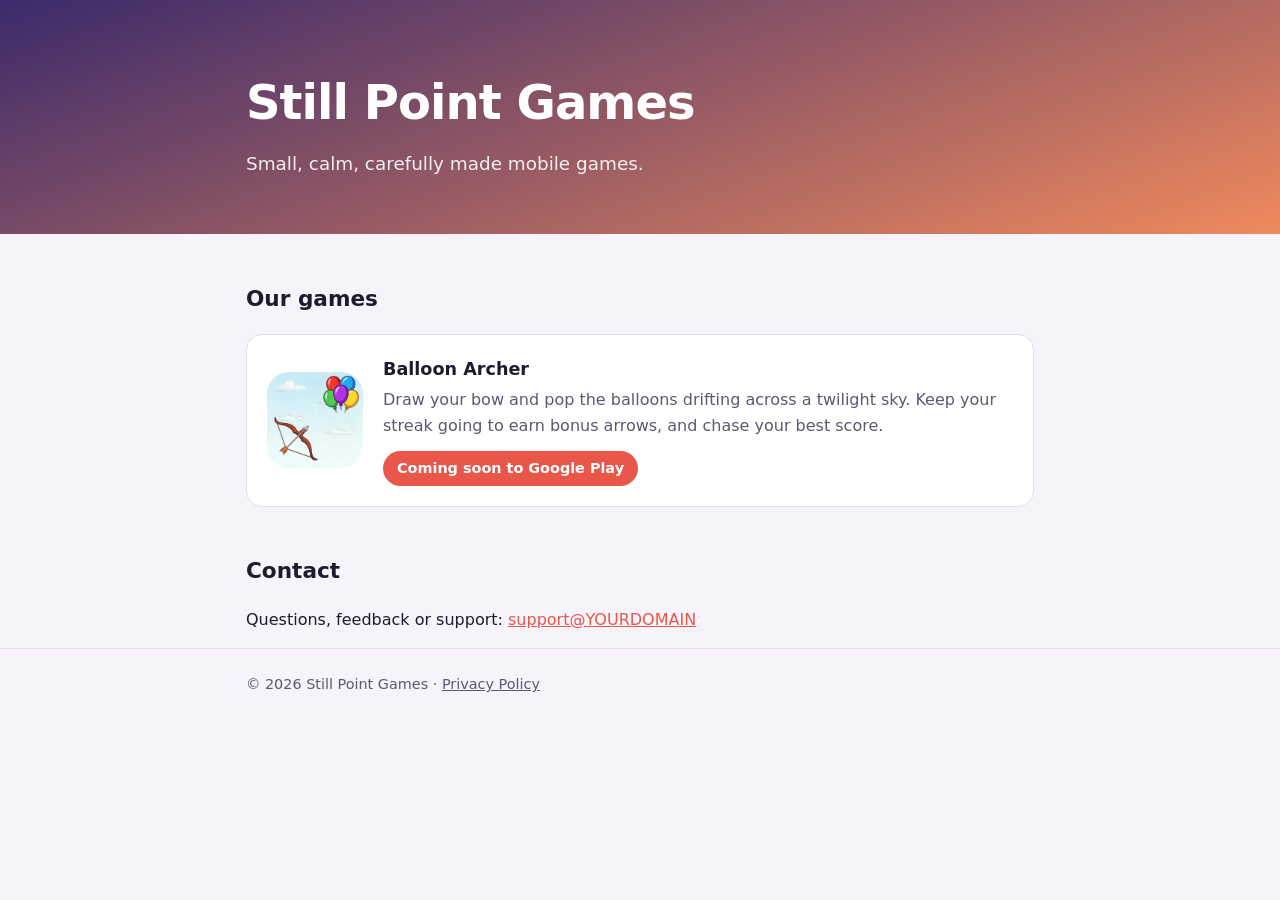
<file: index.html>
<!doctype html>
<html lang="en">
<head>
  <meta charset="utf-8">
  <meta name="viewport" content="width=device-width, initial-scale=1">
  <title>Still Point Games</title>
  <meta name="description" content="Still Point Games is an independent studio making small, polished mobile games. Our first game is Balloon Archer.">
  <link rel="icon" href="assets/balloon-archer-icon.png">
  <link rel="stylesheet" href="style.css">
</head>
<body>
  <header class="hero">
    <div class="wrap">
      <h1>Still Point Games</h1>
      <p>Small, calm, carefully made mobile games.</p>
    </div>
  </header>

  <main class="wrap">
    <h2>Our games</h2>
    <div class="game">
      <img src="assets/balloon-archer-icon.png" alt="Balloon Archer app icon">
      <div>
        <h3>Balloon Archer</h3>
        <p>Draw your bow and pop the balloons drifting across a twilight sky. Keep your streak going to earn bonus arrows, and chase your best score.</p>
        <!-- At launch, replace this span with:
             <a class="badge" href="https://play.google.com/store/apps/details?id=com.stillpoint.balloonarcher">Get it on Google Play</a> -->
        <span class="badge">Coming soon to Google Play</span>
      </div>
    </div>

    <h2>Contact</h2>
    <p>Questions, feedback or support: <a href="mailto:support@YOURDOMAIN">support@YOURDOMAIN</a></p>
  </main>

  <footer>
    <div class="wrap">
      &copy; 2026 Still Point Games &middot; <a href="privacy.html">Privacy Policy</a>
    </div>
  </footer>
</body>
</html>
</file>
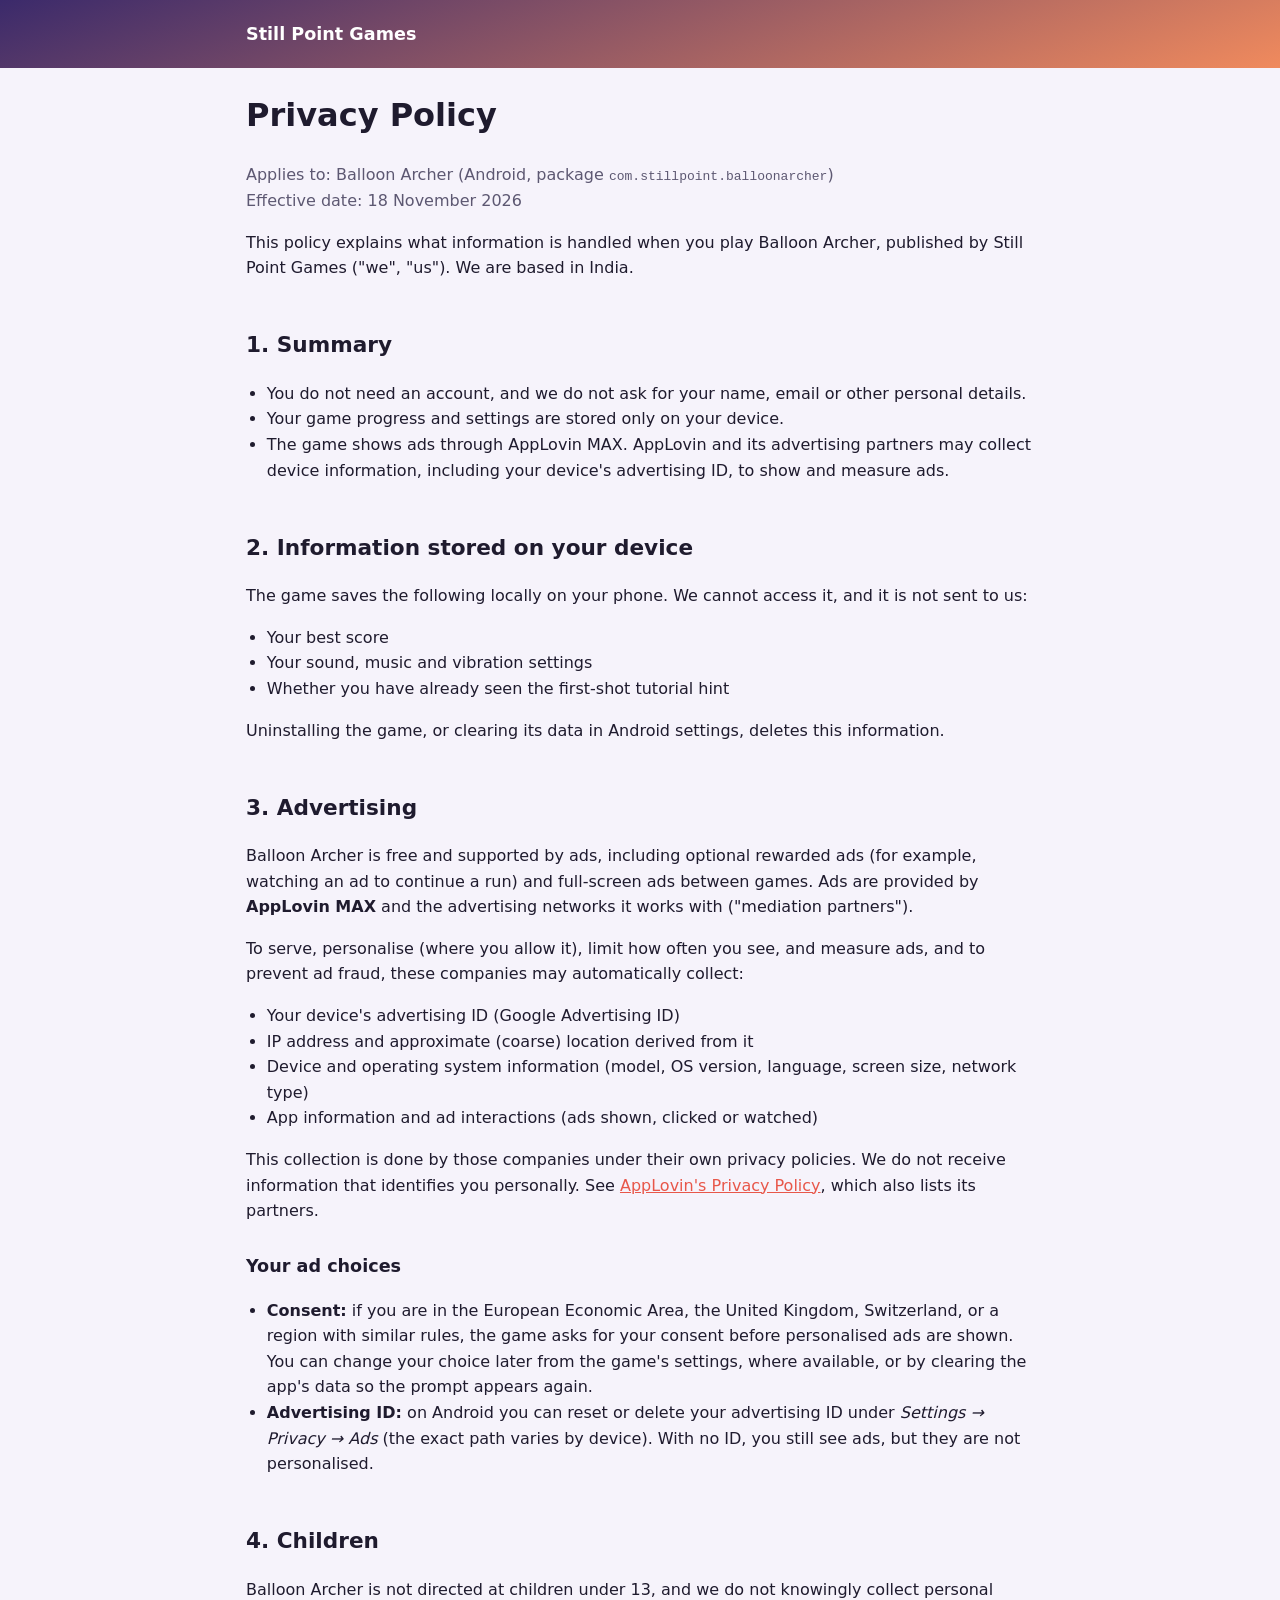
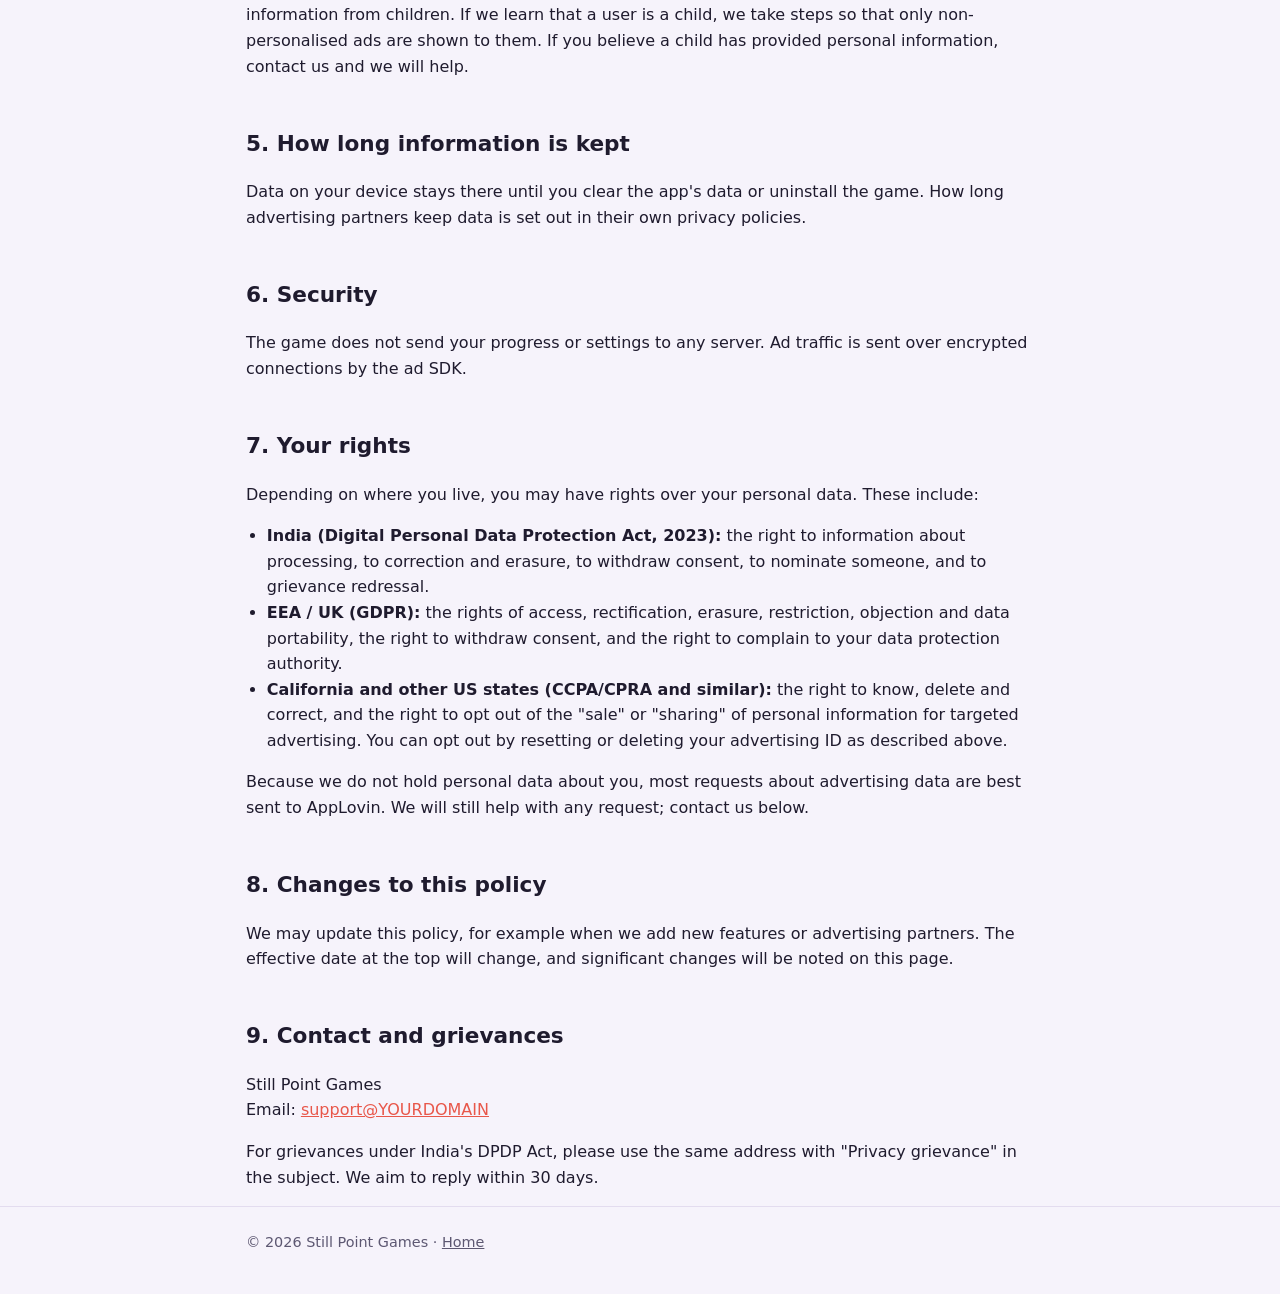
<file: privacy.html>
<!doctype html>
<html lang="en">
<head>
  <meta charset="utf-8">
  <meta name="viewport" content="width=device-width, initial-scale=1">
  <title>Privacy Policy</title>
  <meta name="description" content="Privacy Policy for Balloon Archer by Still Point Games.">
  <link rel="icon" href="assets/balloon-archer-icon.png">
  <link rel="stylesheet" href="style.css">
</head>
<body>
  <header class="slim">
    <div class="wrap"><a href="index.html">Still Point Games</a></div>
  </header>

  <main class="wrap">
    <h1>Privacy Policy</h1>
    <p class="meta">Applies to: Balloon Archer (Android, package <code>com.stillpoint.balloonarcher</code>)<br>
    Effective date: 18 November 2026</p>

    <p>This policy explains what information is handled when you play Balloon Archer, published by Still Point Games ("we", "us"). We are based in India.</p>

    <h2>1. Summary</h2>
    <ul>
      <li>You do not need an account, and we do not ask for your name, email or other personal details.</li>
      <li>Your game progress and settings are stored only on your device.</li>
      <li>The game shows ads through AppLovin MAX. AppLovin and its advertising partners may collect device information, including your device's advertising ID, to show and measure ads.</li>
    </ul>

    <h2>2. Information stored on your device</h2>
    <p>The game saves the following locally on your phone. We cannot access it, and it is not sent to us:</p>
    <ul>
      <li>Your best score</li>
      <li>Your sound, music and vibration settings</li>
      <li>Whether you have already seen the first-shot tutorial hint</li>
    </ul>
    <p>Uninstalling the game, or clearing its data in Android settings, deletes this information.</p>

    <h2>3. Advertising</h2>
    <p>Balloon Archer is free and supported by ads, including optional rewarded ads (for example, watching an ad to continue a run) and full-screen ads between games. Ads are provided by <strong>AppLovin MAX</strong> and the advertising networks it works with ("mediation partners").</p>
    <p>To serve, personalise (where you allow it), limit how often you see, and measure ads, and to prevent ad fraud, these companies may automatically collect:</p>
    <ul>
      <li>Your device's advertising ID (Google Advertising ID)</li>
      <li>IP address and approximate (coarse) location derived from it</li>
      <li>Device and operating system information (model, OS version, language, screen size, network type)</li>
      <li>App information and ad interactions (ads shown, clicked or watched)</li>
    </ul>
    <p>This collection is done by those companies under their own privacy policies. We do not receive information that identifies you personally. See <a href="https://www.applovin.com/privacy/" rel="noopener">AppLovin's Privacy Policy</a>, which also lists its partners.</p>

    <h3>Your ad choices</h3>
    <ul>
      <li><strong>Consent:</strong> if you are in the European Economic Area, the United Kingdom, Switzerland, or a region with similar rules, the game asks for your consent before personalised ads are shown. You can change your choice later from the game's settings, where available, or by clearing the app's data so the prompt appears again.</li>
      <li><strong>Advertising ID:</strong> on Android you can reset or delete your advertising ID under <em>Settings &rarr; Privacy &rarr; Ads</em> (the exact path varies by device). With no ID, you still see ads, but they are not personalised.</li>
    </ul>

    <h2>4. Children</h2>
    <p>Balloon Archer is not directed at children under 13, and we do not knowingly collect personal information from children. If we learn that a user is a child, we take steps so that only non-personalised ads are shown to them. If you believe a child has provided personal information, contact us and we will help.</p>

    <h2>5. How long information is kept</h2>
    <p>Data on your device stays there until you clear the app's data or uninstall the game. How long advertising partners keep data is set out in their own privacy policies.</p>

    <h2>6. Security</h2>
    <p>The game does not send your progress or settings to any server. Ad traffic is sent over encrypted connections by the ad SDK.</p>

    <h2>7. Your rights</h2>
    <p>Depending on where you live, you may have rights over your personal data. These include:</p>
    <ul>
      <li><strong>India (Digital Personal Data Protection Act, 2023):</strong> the right to information about processing, to correction and erasure, to withdraw consent, to nominate someone, and to grievance redressal.</li>
      <li><strong>EEA / UK (GDPR):</strong> the rights of access, rectification, erasure, restriction, objection and data portability, the right to withdraw consent, and the right to complain to your data protection authority.</li>
      <li><strong>California and other US states (CCPA/CPRA and similar):</strong> the right to know, delete and correct, and the right to opt out of the "sale" or "sharing" of personal information for targeted advertising. You can opt out by resetting or deleting your advertising ID as described above.</li>
    </ul>
    <p>Because we do not hold personal data about you, most requests about advertising data are best sent to AppLovin. We will still help with any request; contact us below.</p>

    <h2>8. Changes to this policy</h2>
    <p>We may update this policy, for example when we add new features or advertising partners. The effective date at the top will change, and significant changes will be noted on this page.</p>

    <h2>9. Contact and grievances</h2>
    <p>Still Point Games<br>
    Email: <a href="mailto:support@YOURDOMAIN">support@YOURDOMAIN</a></p>
    <p>For grievances under India's DPDP Act, please use the same address with "Privacy grievance" in the subject. We aim to reply within 30 days.</p>
  </main>

  <footer>
    <div class="wrap">
      &copy; 2026 Still Point Games &middot; <a href="index.html">Home</a>
    </div>
  </footer>
</body>
</html>
</file>
<file: style.css>
:root {
  --bg: #f6f3fb;
  --surface: #ffffff;
  --text: #1f1b2e;
  --muted: #5d5872;
  --accent: #e8574a;
  --accent-2: #f2a541;
  --border: #e3dcef;
  --hero-from: #3b2a6b;
  --hero-to: #f08a5d;
  --hero-text: #ffffff;
}

@media (prefers-color-scheme: dark) {
  :root {
    --bg: #14111f;
    --surface: #1e1a2e;
    --text: #ece8f6;
    --muted: #a8a2bd;
    --accent: #ff7a6b;
    --accent-2: #ffbd5c;
    --border: #2f2945;
    --hero-from: #221846;
    --hero-to: #8a3f4f;
  }
}

* { box-sizing: border-box; }

html { -webkit-text-size-adjust: 100%; }

body {
  margin: 0;
  background: var(--bg);
  color: var(--text);
  font-family: system-ui, -apple-system, "Segoe UI", Roboto, sans-serif;
  line-height: 1.6;
}

a { color: var(--accent); }

.wrap {
  max-width: 820px;
  margin: 0 auto;
  padding: 0 16px;
}

header.hero {
  background: linear-gradient(160deg, var(--hero-from), var(--hero-to));
  color: var(--hero-text);
  padding: 64px 0 56px;
}

header.hero h1 {
  margin: 0 0 8px;
  font-size: clamp(2rem, 6vw, 3rem);
  letter-spacing: -0.02em;
}

header.hero p { margin: 0; font-size: 1.15rem; opacity: 0.9; }

header.slim {
  background: linear-gradient(160deg, var(--hero-from), var(--hero-to));
  padding: 20px 0;
}

header.slim a {
  color: var(--hero-text);
  text-decoration: none;
  font-weight: 700;
  font-size: 1.1rem;
}

main { padding: 40px 0 56px; }

h2 { margin-top: 2.2em; font-size: 1.35rem; }
h3 { margin-top: 1.6em; font-size: 1.1rem; }

.game {
  display: flex;
  gap: 20px;
  align-items: center;
  background: var(--surface);
  border: 1px solid var(--border);
  border-radius: 16px;
  padding: 20px;
}

.game img {
  width: 96px;
  height: 96px;
  border-radius: 22px;
  flex-shrink: 0;
}

.game h3 { margin: 0 0 4px; }
.game p { margin: 0 0 12px; color: var(--muted); }

.badge {
  display: inline-block;
  background: var(--accent);
  color: #fff;
  padding: 6px 14px;
  border-radius: 999px;
  font-size: 0.9rem;
  font-weight: 600;
  text-decoration: none;
}

.note {
  background: var(--surface);
  border: 1px solid var(--border);
  border-left: 4px solid var(--accent-2);
  border-radius: 8px;
  padding: 12px 16px;
  color: var(--muted);
}

.meta { color: var(--muted); }

ul { padding-left: 1.3em; }

footer {
  border-top: 1px solid var(--border);
  padding: 24px 0 40px;
  color: var(--muted);
  font-size: 0.9rem;
}

footer a { color: var(--muted); }

@media (max-width: 520px) {
  .game { flex-direction: column; text-align: center; }
}
</file>
